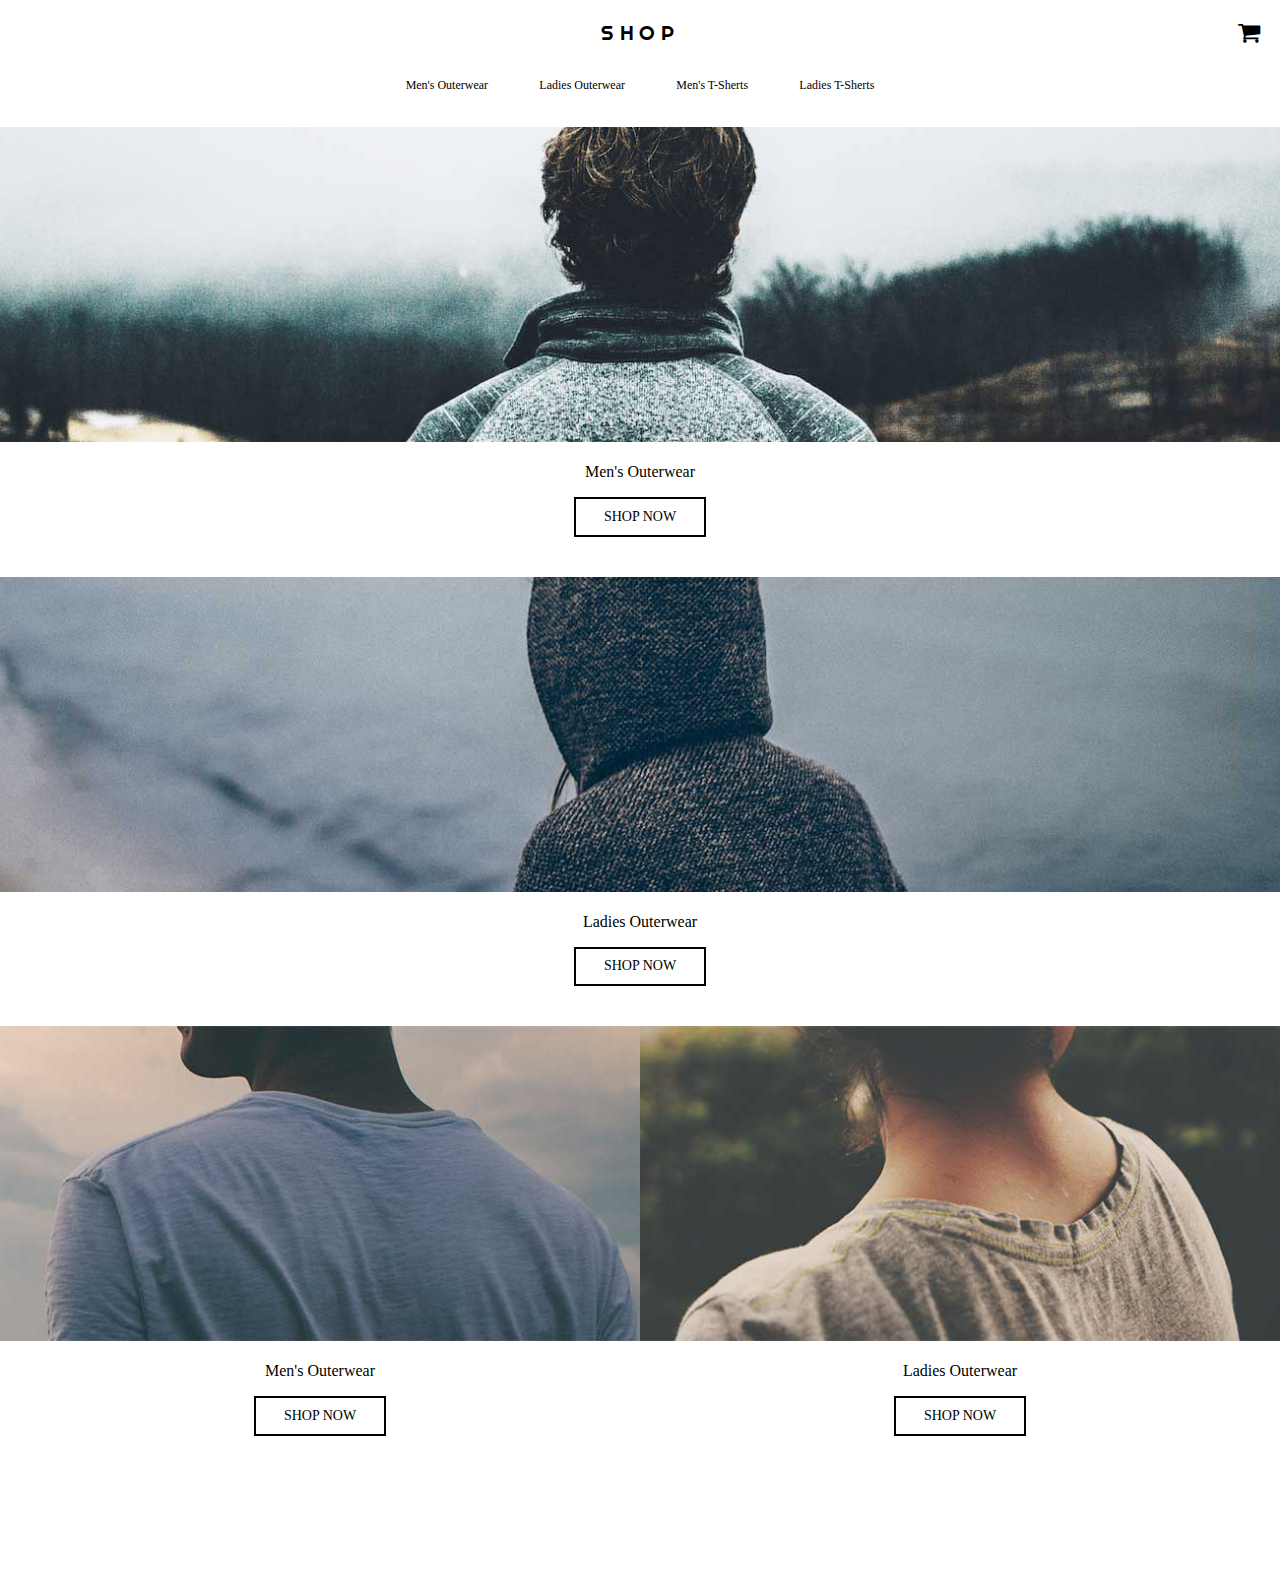
<file: index.html>
<!DOCTYPE html>
<html lang="en">
  <head>
    <meta charset="UTF-8" />
    <meta name="viewport" content="width=device-width, initial-scale=1.0" />
    <link
      href="https://fonts.googleapis.com/css?family=Righteous"
      rel="stylesheet"
    />
    <link
      rel="stylesheet"
      href="https://cdnjs.cloudflare.com/ajax/libs/font-awesome/4.7.0/css/font-awesome.min.css"
    />
    <link rel="stylesheet" href="style.css" />
    <title>Home - SHOP</title>
    <link rel="icon" type="image/ico" href="images/1871438.png" />
  </head>

  <body>
    <header>
      <div class="logo">
        <p><a href="index.html">SHOP</a></p>
      </div>
      <div class="cart-button">
        <a href="cart.html">
          <i style="font-size:24px" class="fa">&#xf07a;</i>
        </a>
      </div>
    </header>

    <div class="navigation">
      <div><a href="details.html"><p>Men's Outerwear</p></a></div>
      <div><a href="details.html"><p>Ladies Outerwear</p></a></div>
      <div><a href="details.html"><p>Men's T-Sherts</p></a></div>
      <div><a href="details.html"><p>Ladies T-Sherts</p></a></div>
    </div>

    <div class="men">
      <a href="details.html"><img src="images/mens_outerwear.jpg" alt="men" /></a>
      <p>Men's Outerwear</p>
      <a class="shopnow" href="details.html">SHOP NOW</a>
    </div>

    <div class="women">
        <a href="details.html"><img src="images/ladies_outerwear.jpg" alt="women" /></a>
      <p>Ladies Outerwear</p>
      <a class="shopnow" href="details.html">SHOP NOW</a>
    </div>
    <div class="t">
      <div class="men-t">
          <a href="details.html"><img src="images/mens_tshirts.jpg" alt="men t" /></a>
        <p>Men's Outerwear</p>
        <a class="shopnow" href="details.html">SHOP NOW</a>
      </div>

      <div class="women-t">
          <a href="details.html"><img src="images/ladies_tshirts.jpg" alt="women t" /></a>
        <p>Ladies Outerwear</p>
        <a class="shopnow" href="details.html">SHOP NOW</a>
      </div>
    </div>
  </body>
</html>
</file>
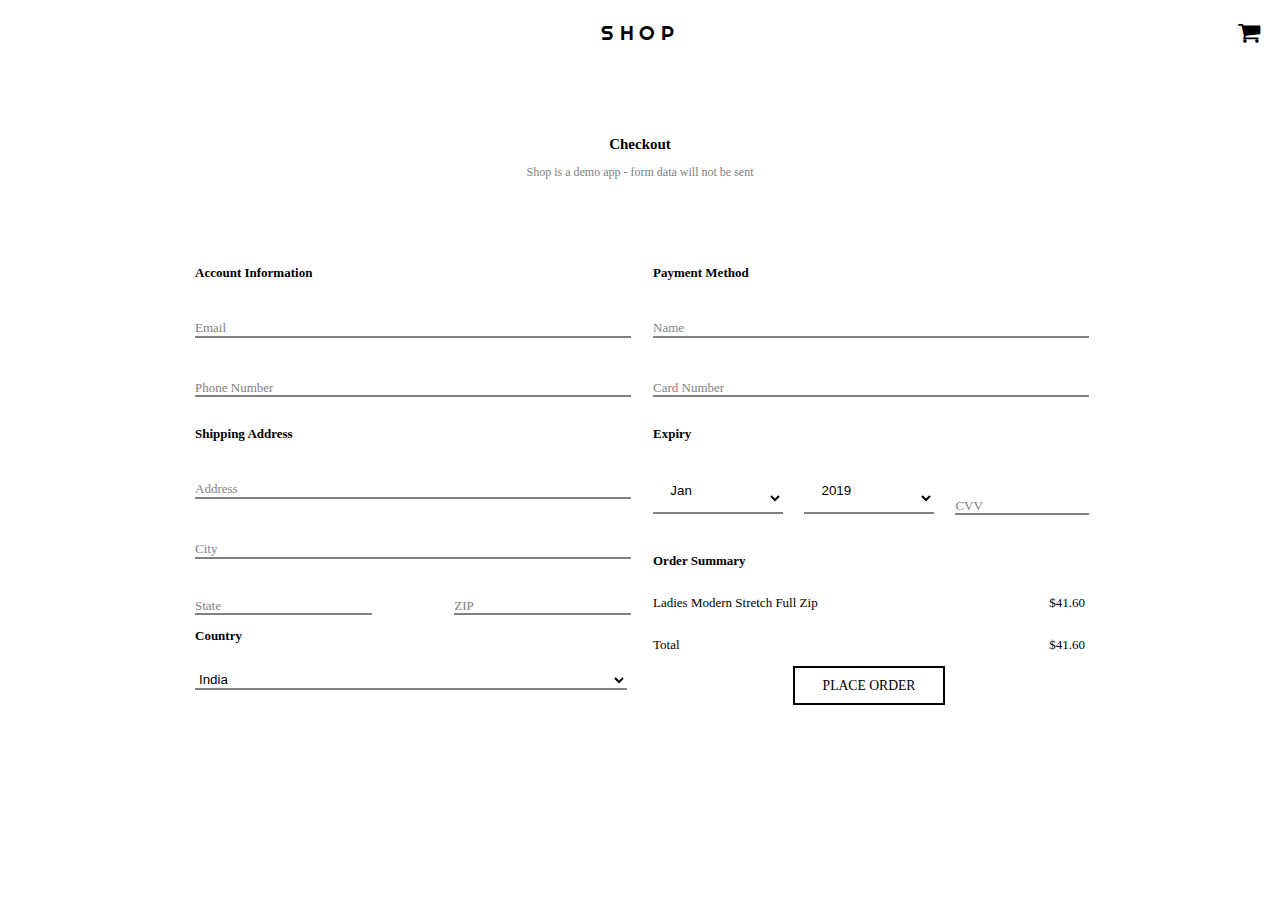
<file: cart.html>
<!DOCTYPE html>
<html lang="en">
  <head>
    <meta charset="UTF-8" />
    <meta name="viewport" content="width=device-width, initial-scale=1.0" />
    <link
      href="https://fonts.googleapis.com/css?family=Righteous"
      rel="stylesheet"
    />
    <link
      rel="stylesheet"
      href="https://cdnjs.cloudflare.com/ajax/libs/font-awesome/4.7.0/css/font-awesome.min.css"
    />
    <link rel="stylesheet" href="style.css" />
    <link rel="stylesheet" href="detail.css" />
    <link rel="stylesheet" href="cart.css" />
    <title>CHECK OUT - SHOP</title>
    <link rel="icon" type="image/ico" href="images/1871438.png" />
  </head>
  <body>
    <header>
      <div class="logo">
        <p><a href="index.html">SHOP</a></p>
      </div>
      <div class="cart-button">
        <a href="cart.html">
          <i style="font-size:24px" class="fa">&#xf07a;</i>
        </a>
      </div>
    </header>
    <div class="checkout">
      <h1>Checkout</h1>
      <p>Shop is a demo app - form data will not be sent</p>
    </div>

    <div class="info">
      <div class="acc-info">
        <p>Account Information</p>
        <form>
          <div class="form">
            <input
              type="text"
              name="Email"
              id="Email"
              autocomplete="off"
              required
            />
            <label for="Email">Email</label>
          </div>
          <br />
          <div>
            <input
              type="tel"
              name="phno"
              id="phno"
              autocomplete="off"
              required
            />
            <label for="phno">Phone Number</label>
          </div>
          <br />
        </form>
        <p>Shipping Address</p>
        <form>
          <div>
            <input
              type="text"
              name="Address"
              id="address"
              autocomplete="off"
              required
            />
            <label for="address">Address</label>
          </div>
          <br />
          <div>
            <input
              type="text"
              name="city"
              id="City"
              autocomplete="off"
              required
            />
            <label for="City">City</label>
          </div>
          <div class="state-zip">
            <div>
              <input
                type="text"
                name="state"
                id="State"
                autocomplete="off"
                required
              />
              <label for="State">State</label>
            </div>
            <div>
              <input
                type="text"
                name="zip"
                id="ZIP"
                autocomplete="off"
                required
              />

              <label for="ZIP">ZIP</label>
            </div>
          </div>
        </form>
        <p>Country</p>
        <select>
          <option value="India">India</option>
          <option value="UK">UK</option>
        </select>
      </div>
      <div class="Payment-info">
        <p>Payment Method</p>
        <form>
          <div>
            <input
              type="text"
              name="name"
              id="Name"
              autocomplete="off"
              required
            />
            <label for="Name">Name</label>
          </div>
          <br />
          <div>
            <input
              type="text"
              name="name"
              id="Cardno"
              autocomplete="off"
              required
            />
            <label for="Cardno">Card Number</label>
          </div>
          <br />
          <p>Expiry</p>
          <div class="date">
            <select>
              <option value="Jan">Jan</option>
              <option value="Feb">Feb</option>
              <option value="mar">Mar</option>
              <option value="Apr">Apr</option>
              <option value="May">May</option>
              <option value="Jun">Jun</option>
              <option value="Jul">Jul</option>
              <option value="Aug">Aug</option>
              <option value="Sep">Sep</option>
              <option value="Oct">Oct</option>
              <option value="Nov">Nov</option>
              <option value="Dec">Dec</option>
            </select>
            <select>
              <option value="2019">2019</option>
              <option value="2018">2018</option>
              <option value="2017">2017</option>
              <option value="2016">2016</option>
              <option value="2015">2015</option>
              <option value="2014">2014</option>
              <option value="2013">2013</option>
              <option value="2012">2012</option>
              <option value="2011">2011</option>
              <option value="2010">2010</option>
              <option value="2009">2009</option>
              <option value="2008">2008</option>
              <option value="2007">2007</option>
              <option value="2006">2006</option>
              <option value="2005">2005</option>
              <option value="2004">2004</option>
              <option value="2003">2003</option>
              <option value="2002">2002</option>
              <option value="2001">2001</option>
              <option value="2000">2000</option>
            </select>
            <div id="cv">
              <input
                class="cvv"
                type="text"
                name="cvv"
                id="CVV"
                autocomplete="off"
                required
              />
              <label for="CVV">CVV</label>
            </div>
          </div>
        </form>
        <div class="order-summary">
          <p>
            Order Summary
          </p>
          <div class="invoice">
            <p>Ladies Modern Stretch Full Zip</p>
            <p>$41.60</p>
          </div>
          <div class="invoice">
            <p>
              Total
            </p>
            <p>
              $41.60
            </p>
          </div>
        </div>
        <div class="order">
          <a class="place-order" href="#">PLACE ORDER</a>
        </div>
      </div>
    </div>
  </body>
</html>
</file>
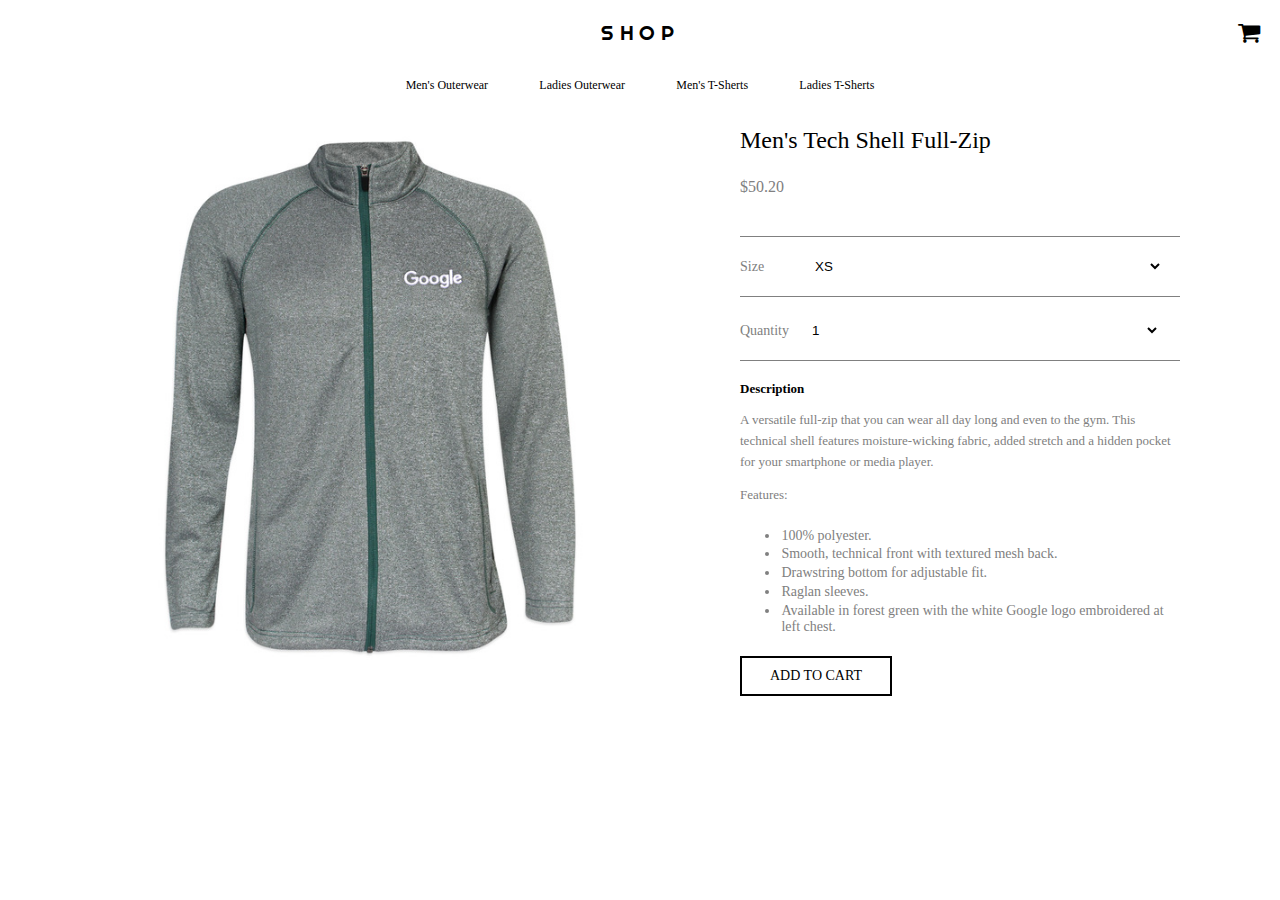
<file: details.html>
<!DOCTYPE html>
<html lang="en">
  <head>
    <meta charset="UTF-8" />
    <meta name="viewport" content="width=device-width, initial-scale=1.0" />
    <link
      href="https://fonts.googleapis.com/css?family=Righteous"
      rel="stylesheet"
    />
    <link
      rel="stylesheet"
      href="https://cdnjs.cloudflare.com/ajax/libs/font-awesome/4.7.0/css/font-awesome.min.css"
    />
    <link rel="stylesheet" href="style.css" />
    <link rel="stylesheet" href="detail.css" />
    <title>DETAILS - SHOP</title>
    <link rel="icon" type="image/ico" href="images/1871438.png" />
  </head>
  <body>
    <header>
      <div class="logo">
        <p><a href="index.html">SHOP</a></p>
      </div>
      <div class="cart-button">
        <a href="cart.html">
          <i style="font-size:24px" class="fa">&#xf07a;</i>
        </a>
      </div>
    </header>

    <div class="navigation">
      <div><p>Men's Outerwear</p></div>
      <div><p>Ladies Outerwear</p></div>
      <div><p>Men's T-Sherts</p></div>
      <div><p>Ladies T-Sherts</p></div>
    </div>

    <div class="container">
      <img src="images/10-15068A.jpg" alt="tshirt" />
      <div class="info">
        <p class="item-name">Men's Tech Shell Full-Zip</p>
        <p class="item-price">$50.20</p>
        <div class="select-sryle">
          <div class="select size">
            <label style="padding-right: 3em">Size</label>
            <select>
              <option value="XS">XS</option>
              <option value="S">S</option>
              <option value="M">M</option>
              <option value="L">L</option>
              <option value="XL">XL</option>
            </select>
          </div>
          <div class="select qty">
            <label style="padding-right: 1em">Quantity</label>
            <select>
              <option value="1">1</option>
              <option value="2">2</option>
              <option value="3">3</option>
              <option value="4">4</option>
              <option value="5">5</option>
            </select>
          </div>
        </div>

        <div class="discription">
          <h1>Description</h1>
          <p>
            A versatile full-zip that you can wear all day long and even to the
            gym. This technical shell features moisture-wicking fabric, added
            stretch and a hidden pocket for your smartphone or media player.
          </p>
          <p>Features:</p>
          <ul>
            <li>100% polyester.</li>
            <li>Smooth, technical front with textured mesh back.</li>
            <li>Drawstring bottom for adjustable fit.</li>
            <li>Raglan sleeves.</li>
            <li>
              Available in forest green with the white Google logo embroidered
              at left chest.
            </li>
          </ul>
        </div>
          
          <div class="card"><a class="add-to-cart" href="cart.html">ADD TO CART</a></div>
      </div>
    </div>
  </body>
</html>
</file>
<file: style.css>
/*global style*/
body {
  font-size: 20px;
  margin: 0em;
  padding-bottom: 5em;
}

.logo p {
  font-family: "Righteous", cursive;
  letter-spacing: 0.3em;
  text-align: center;
  font-size: 1em;
}
.logo a {
  text-decoration: none;
  color: black;
}
.cart-button {
  position: absolute;
  right: 1em;
  top: 1em;
}
  
.cart-button a {
  color: black;
}

.navigation {
  display: flex;
  text-align: center;
  justify-content: space-around;
  padding-left: 19em;
  padding-right: 19em;
  padding-bottom: 1em;
}

.navigation a{
  text-decoration: none;
  color: black;

}
.navigation a :hover{
  border-bottom: 2px solid black;
  transition: all 1.5s auto;
}
.navigation p {
  font-size: 0.6em;
  border-bottom: 2px solid transparent;
}
.men,
.women,
.men-t,
.women-t {
  text-align: center;
  margin-bottom: 2em;
}
.men img,
.women img {
  object-fit: cover;
  height: 315px;
  width: 100%;
}

select{
  cursor: pointer;
}

.men p,
.women p,
.men-t p,
.women-t p {
  font-size: 0.8em;
}
.shopnow {
  font-size: 0.7em;
  display: inline-block;
  text-decoration: none;
  color: black;
  border: 2px solid black;
  padding: 0.7em;
  padding-left: 2em;
  padding-right: 2em;
}
.t img {
  object-fit: cover;
  height: 315px;
  width: 100%;
}

.t {
  position: relative;
  display: grid;
  grid-template-columns: 50% 50%;
  grid-template-rows: repeat(2 auto);
}

.t .men-t {
  grid-area: 1/1/2/2;
}
.t .women-t {
  grid-area: 1/2/2/3;
}

@media screen and (max-width: 768px) {
  .navigation {
    display: flex;
    text-align: center;
    justify-content: space-around;
    padding-left: 5em;
    padding-right: 5em;
    padding-bottom: 1em;
  }
}

@media screen and (max-width: 500px){
  body{
    font-size: 10px;
  }
  header{
    font-size: 2em;
  }
}
</file>
<file: detail.css>
.container {
  display: grid;
  grid-template-columns: 50% 50%;
  grid-template-rows: repeat(2 auto);
  padding-left: 5em;
  padding-right: 5em;
}
.container img {
  grid-area: 1/1/2/2;
  object-fit: cover;
  width: 100%;
}
.info {
  grid-area: 1/2/2/3;
  padding-left: 5em;
}
.item-name {
  font-size: 1.2em;
  margin-top: 0;
}
.item-price {
  font-size: 0.8em;
  color: gray;
  padding-bottom: 2.5em;
  border-bottom: 1px solid gray;
}
.select{
    padding-bottom: 1em;
    margin-bottom: 1em;
    border-bottom: 1px solid gray;
}
.select label {
  font-size: 0.7em;
  color: gray;
}
.select select {
    border: none;
  background: transparent;
  width: 80%;
}
.discription h1{
    font-size: 0.65em;
}
.discription p{
    font-size: 0.65em;
    color: gray;
    line-height: 1.6em;
}
li{
    font-size: 0.7em;
    color: gray;
    padding: 0.1em;
}
.add-to-cart {
    font-size: 0.7em;
    display: inline-block;
    text-decoration: none;
    color: black;
    border: 2px solid black;
    padding: 0.7em;
    padding-left: 2em;
    padding-right: 2em;
  }
@media screen and (max-width: 500px){
    body{
        padding-left: 2px;
    }
    .container{
        display: inline-block;
        padding: 0px;
        margin: auto;   
    }
    .info {
        padding: 3em;
    }
    .card{
        width: 100%;
        position: fixed;
        bottom: 0px;
        left: 0px;

    }

    .add-to-cart{
        font-size: 2em;
        width: 100%;
        color: white;
        background-color: rgb(44, 44, 85);
        border: none;
        text-align: center;
        padding: 10px;
        padding-bottom: 15px;
        padding-top: 15px;

    }
   
}
</file>
<file: cart.css>
.checkout {
  text-align: center;
  padding-top: 4em;
  padding-bottom: 4em;
  font-size: 15px;
}
label{
  color: gray;
}
.checkout h1 {
  font-size: 1em;
}
.checkout p {
  font-size: 0.8em;
  color: gray;
}
input{
  width: 100%;
  display: block;
  border-radius: 0;
  border: none;
  outline: none;
  border-bottom: 2px solid gray;
  -webkit-appearance: none;
  padding-top: 1em;
  padding-bottom: 1em;
  transition: all 0.2s ease-in-out;
}
form div {
  position: relative;
}

.acc-info label {
  display: block;
  position: absolute;
  top: 2em;
  transition: 0.5s;
  pointer-events: none;
}

.Payment-info label{
  display: block;
  position: absolute;
  top: 2em;
  transition: 0.5s;
  pointer-events: none;
}
div input:focus ~ label,div input:valid ~ label {
  color: black;
  font-size: 0.8em;
  top: 0em;
}
input:hover, select:hover
{
  border-bottom: 2px solid red;
  position: relative;
  transition: all 1.5s ease;
}

form div input:focus, select:focus
{
    border-bottom: 2px solid blue;
    transition: all 1s ease;
}

/* #cv{
  position: relative;
}
#cv label{
  display: block;
  position: absolute;
  top: 0em;
  transition: 0.5s;
  pointer-events: none;
}
#cv input :focus  label, #cv input :valid  label{
  position: relative;
  top: 1em;
} */

select {
  border: none;
  background: transparent;
  width: 100%;
  border-bottom: 2px solid gray;
  margin-top: 1em;
}

.info {
  font-size: 13px;
  display: flex;
  padding-left: 15em;
  padding-right: 15em;
}
.info p {
  font-weight: bold;
}

.info .acc-info {
  flex: 50%;
  padding-right: 1em;
}
.info .Payment-info {
  flex: 50%;
  padding-left: 1em;
}

.date {
  display: flex;
  height: auto;
}
.date select {
  width: 50%;
}
.invoice {
  display: flex;
  justify-content: space-between;
}
.invoice p {
  font-weight: normal;
}
.order {
  text-align: center;
  font-size: 1.5em;
}
.state-zip {
  display: flex;
  flex-wrap: wrap;
  justify-content: space-between;
  padding-top: 1em;
}
/* .state-zip input{
    width: 40%;
} */
.state-zip div {
  width: 40%;
}
.date {
  display: flex;
  flex-wrap: wrap;
  justify-content: space-between;
}
.date select {
  width: 30%;
  padding: 1em;
  padding-top: 0px;
  margin-top: 2em;
}
.date > div {
  position: relative;
  bottom: -1.25em;
  width: 30%;
}
/* .date .cvv {
  padding: 0px;
}
.cvv input {
  padding: 0px;
} */
.place-order {
  text-align: center;
  font-size: 0.7em;
  display: inline-block;
  text-decoration: none;
  color: black;
  border: 2px solid black;
  padding: 0.7em;
  padding-left: 2em;
  padding-right: 2em;
}
.order-summary {
  padding-top: 2em;
}

@media screen and (max-width: 768px) {
  .checkout {
    text-align: center;
    padding-top: 1em;
    padding-bottom: 1em;
    font-size: 15px;
  }
  .info {
    font-size: 13px;
    display: flex;
    padding-left: 1.2em;
    padding-right: 1.2em;
  }
}

@media screen and (max-width: 600px) {
  .checkout {
    text-align: center;
    padding-top: 1em;
    padding-bottom: 1em;
    font-size: 15px;
  }
  .info {
    font-size: 13px;
    display: inline-block;
    padding-left: 1.2em;
    padding-right: 1.2em;
  }
  .order {
    width: 100%;
    position: fixed;
    bottom: 0px;
    left: 0px;
  }
  .place-order {
    font-size: 1em;
    width: 100%;
    color: white;
    background-color: rgb(44, 44, 85);
    border: none;
    text-align: center;
    padding: 10px;
    padding-bottom: 15px;
    padding-top: 15px;
  }
}
</file>
